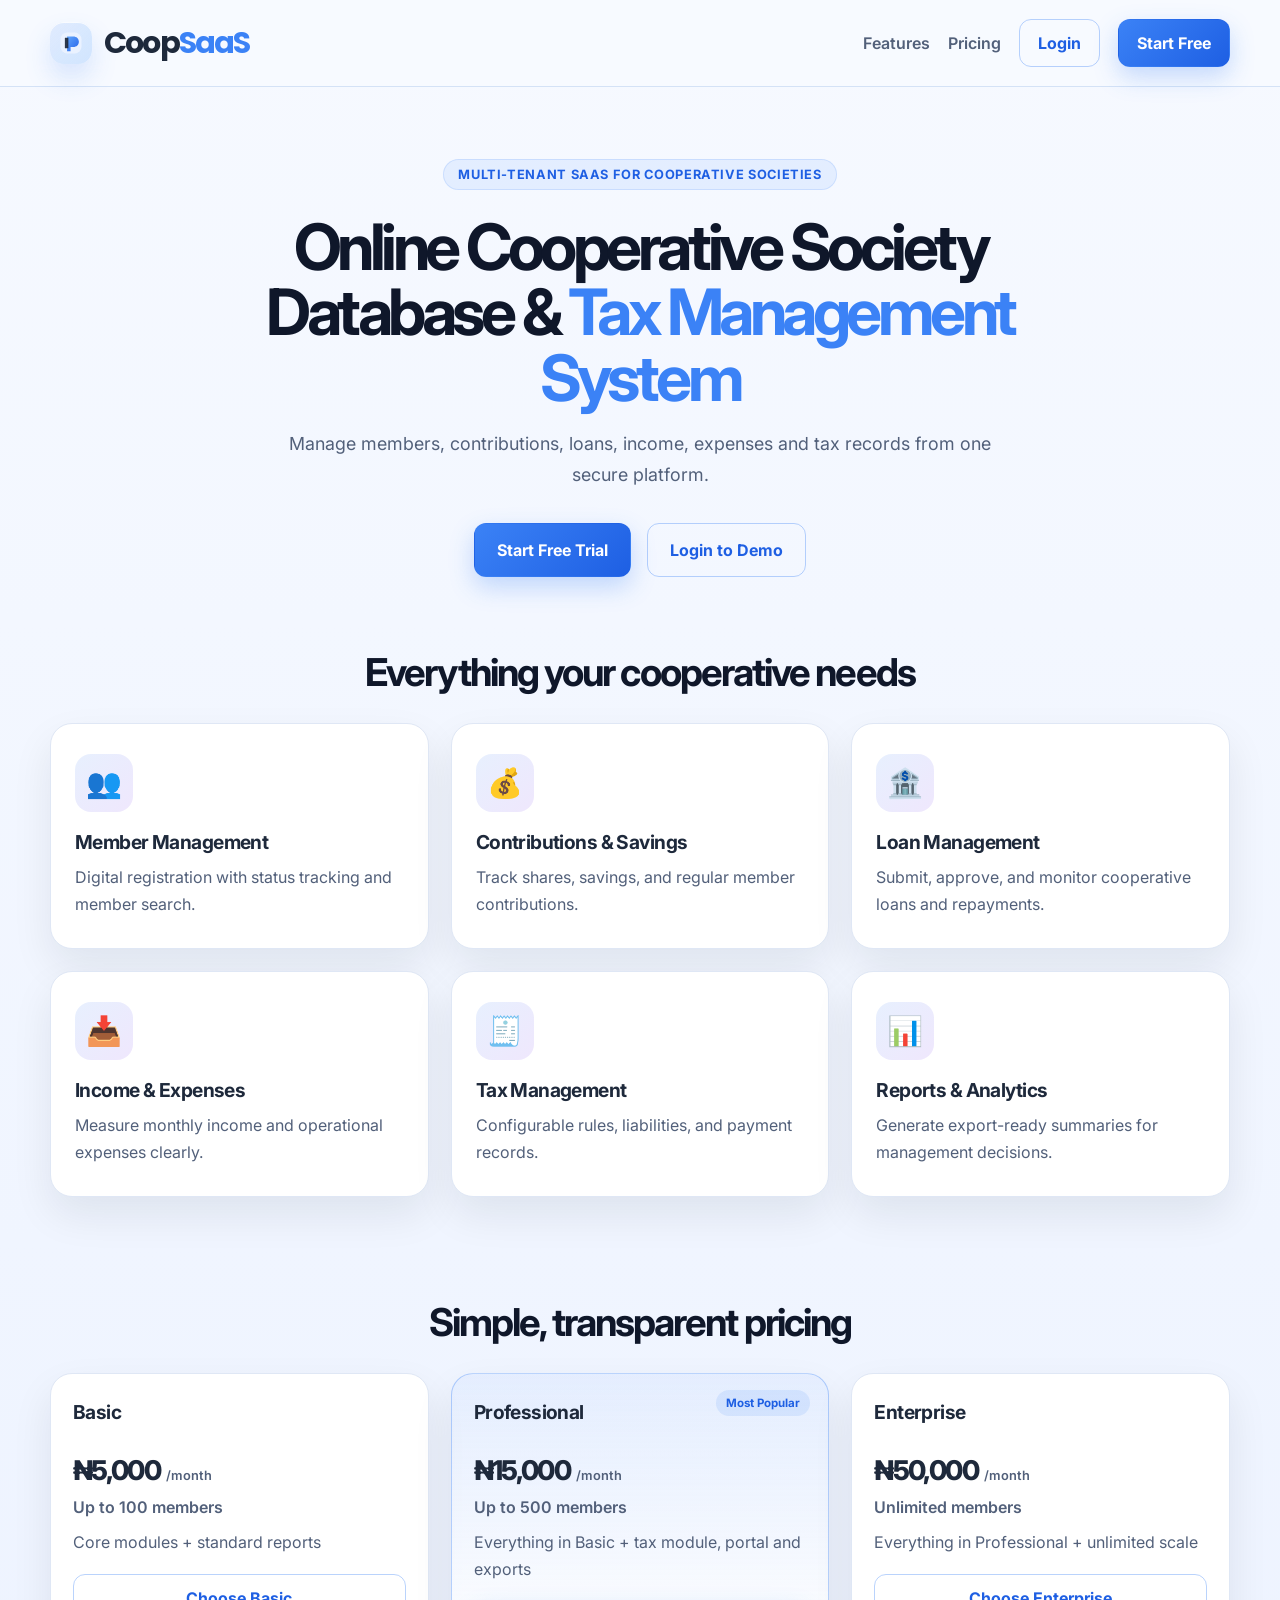
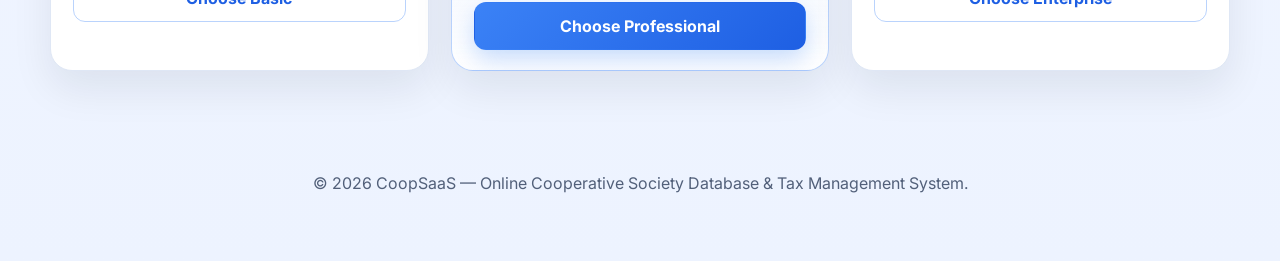
<file: index.html>
<!DOCTYPE html>
<html lang="en">
<head>
<meta charset="UTF-8" />
<meta name="viewport" content="width=device-width, initial-scale=1.0" />
<title>CoopSaaS — Online Cooperative Society Database & Tax Management System</title>
<link rel="preconnect" href="https://fonts.googleapis.com" />
<link rel="preconnect" href="https://fonts.gstatic.com" crossorigin />
<link href="https://fonts.googleapis.com/css2?family=Inter:wght@400;500;600;700;800&family=Poppins:wght@600;700&display=swap" rel="stylesheet" />
<link rel="stylesheet" href="style.css" />
</head>
<body>
<main id="app"></main>
<div id="modal-root"></div>
<div id="toast-root"></div>
<script src="script.js"></script>
</body>
</html>
</file>
<file: style.css>
:root {
  --bg: #eef4ff;
  --bg-strong: #e7ecff;
  --surface: #ffffff;
  --surface-soft: #f8faff;
  --panel: #ffffff;
  --panel-alt: #f3f6ff;
  --line: #dfe7f5;
  --line-strong: #cfd9f0;
  --text: #1e293b;
  --text-soft: #52607a;
  --muted: #7b879f;
  --primary: #3b82f6;
  --primary-dark: #1e5fe3;
  --primary-soft: rgba(59, 130, 246, 0.12);
  --success: #16a34a;
  --success-soft: rgba(22, 163, 74, 0.12);
  --danger: #dc2626;
  --danger-soft: rgba(220, 38, 38, 0.12);
  --warning: #f59e0b;
  --warning-soft: rgba(245, 158, 11, 0.12);
  --purple: #7c3aed;
  --purple-soft: rgba(124, 58, 237, 0.12);
  --sidebar: #0f172a;
  --sidebar-muted: #a9b5cc;
  --shadow: 0 18px 40px rgba(15, 23, 42, 0.08);
  --radius: 22px;
  --radius-sm: 12px;
  --radius-xs: 10px;
}

* {
  box-sizing: border-box;
}

html {
  scroll-behavior: smooth;
}

body {
  margin: 0;
  min-height: 100vh;
  font-family: 'Inter', sans-serif;
  background: linear-gradient(180deg, #f6f9ff 0%, #edf3ff 100%);
  color: var(--text);
}

a {
  color: inherit;
  text-decoration: none;
}

button,
input,
select,
textarea {
  font: inherit;
}

button {
  cursor: pointer;
}

img {
  max-width: 100%;
  display: block;
}

#app {
  width: 100%;
  min-height: 100vh;
}

.container {
  width: min(1180px, calc(100% - 32px));
  margin: 0 auto;
}

.brand-link {
  display: inline-flex;
  align-items: center;
  gap: 12px;
  font-family: 'Poppins', sans-serif;
  font-size: 1.9rem;
  font-weight: 700;
  letter-spacing: -0.06em;
  color: var(--text);
}

.brand-link .brand-text {
  display: inline-flex;
  align-items: center;
  gap: 0;
}

.brand-link .brand-text span {
  color: var(--primary);
}

.brand-mark {
  display: inline-flex;
  align-items: center;
  justify-content: center;
  width: 42px;
  height: 42px;
  border-radius: 14px;
  box-shadow: inset 0 1px 0 rgba(255,255,255,0.8), 0 14px 26px rgba(59,130,246,0.18);
  background: linear-gradient(135deg, rgba(59,130,246,0.12), rgba(191,219,254,0.7));
}

.brand-mark svg {
  width: 28px;
  height: 28px;
  display: block;
}

.brand-light {
  color: #fff;
}

.brand-light .brand-text span {
  color: #a5d5ff;
}

.brand-light .brand-mark {
  background: rgba(255,255,255,0.12);
  box-shadow: none;
}

.sidebar .brand-link {
  font-size: 1.6rem;
}

.auth-card .brand-link {
  margin-bottom: 6px;
}

.landing {
  min-height: 100vh;
}

.l-header {
  position: sticky;
  top: 0;
  z-index: 20;
  backdrop-filter: blur(14px);
  background: rgba(248, 250, 255, 0.78);
  border-bottom: 1px solid rgba(208, 223, 245, 0.9);
}

.l-nav {
  display: flex;
  align-items: center;
  justify-content: space-between;
  min-height: 86px;
}

.l-links {
  display: flex;
  align-items: center;
  gap: 18px;
  font-weight: 600;
  color: var(--text-soft);
}

.l-links a {
  transition: color 0.2s ease;
}

.l-links a:hover {
  color: var(--text);
}

.hero {
  padding: 72px 0 40px;
  text-align: center;
}

.hero .container {
  max-width: 920px;
}

.hero-badge {
  display: inline-flex;
  padding: 7px 14px;
  border-radius: 999px;
  background: rgba(59, 130, 246, 0.09);
  border: 1px solid rgba(59, 130, 246, 0.15);
  color: var(--primary-dark);
  font-size: 0.8rem;
  font-weight: 700;
  letter-spacing: 0.05em;
  text-transform: uppercase;
}

.hero h1 {
  margin: 24px auto 18px;
  max-width: 820px;
  font-size: clamp(2.8rem, 5vw, 5rem);
  line-height: 1.02;
  letter-spacing: -0.07em;
  color: #0f172a;
}

.hero .accent {
  color: var(--primary);
}

.lead {
  max-width: 760px;
  margin: 0 auto;
  font-size: 1.12rem;
  line-height: 1.75;
  color: var(--text-soft);
}

.hero-ctas {
  margin-top: 32px;
  display: flex;
  align-items: center;
  justify-content: center;
  gap: 16px;
  flex-wrap: wrap;
}

.sec-title {
  margin: 0 0 28px;
  font-size: clamp(2rem, 3vw, 3rem);
  letter-spacing: -0.05em;
  text-align: center;
  color: #0f172a;
}

#features,
#pricing {
  padding: 32px 0 70px;
}

.f-grid,
.p-grid {
  display: grid;
  gap: 22px;
}

.f-grid {
  grid-template-columns: repeat(3, minmax(0, 1fr));
}

.p-grid {
  grid-template-columns: repeat(3, minmax(0, 1fr));
}

.f-card,
.p-card,
.card {
  background: var(--panel);
  border: 1px solid var(--line);
  border-radius: var(--radius);
  box-shadow: var(--shadow);
}

.f-card {
  padding: 30px 24px;
  text-align: left;
}

.f-icon {
  display: grid;
  place-items: center;
  width: 58px;
  height: 58px;
  border-radius: 16px;
  background: linear-gradient(135deg, rgba(59,130,246,0.12), rgba(124,58,237,0.12));
  font-size: 1.8rem;
  margin-bottom: 18px;
}

.f-card h3,
.p-card h3,
.card h3 {
  margin: 0 0 10px;
  font-size: 1.2rem;
  letter-spacing: -0.03em;
  color: var(--text);
}

.f-card p,
.p-card .fine,
.muted,
.fine {
  margin: 0;
  color: var(--text-soft);
  line-height: 1.7;
}

.p-card {
  position: relative;
  padding: 26px 22px 20px;
  overflow: hidden;
  display: flex;
  flex-direction: column;
}

.p-card.featured,
.p-card.current {
  border-color: rgba(59, 130, 246, 0.35);
  background: linear-gradient(180deg, rgba(59,130,246,0.06), rgba(255,255,255,1));
}

.tag {
  position: absolute;
  top: 16px;
  right: 18px;
  display: inline-flex;
  padding: 6px 10px;
  border-radius: 999px;
  background: var(--primary-soft);
  color: var(--primary-dark);
  font-weight: 700;
  font-size: 0.72rem;
}

.price {
  display: flex;
  align-items: baseline;
  gap: 6px;
  margin: 20px 0 10px;
  font-size: clamp(1.7rem, 2vw, 2.6rem);
  font-weight: 800;
  letter-spacing: -0.06em;
  color: var(--text);
}

.price small {
  font-size: 0.8rem;
  color: var(--text-soft);
  letter-spacing: 0;
  font-weight: 600;
}

.p-card .sub {
  margin: 0 0 12px;
  color: var(--text-soft);
  font-weight: 600;
}

.p-card .fine {
  margin-bottom: 18px;
}

.l-footer {
  padding: 16px 0 52px;
  text-align: center;
  color: var(--text-soft);
}

.auth-wrap {
  min-height: 100vh;
  padding: 40px 16px;
  display: grid;
  place-items: center;
  background: radial-gradient(circle at top, rgba(59,130,246,0.12), rgba(255,255,255,0) 40%), linear-gradient(180deg, #f6f9ff 0%, #edf3ff 100%);
}

.auth-card {
  width: min(100%, 520px);
  padding: 32px 24px 26px;
  border-radius: 30px;
  background: rgba(255, 255, 255, 0.9);
  border: 1px solid rgba(223, 231, 245, 0.9);
  box-shadow: 0 30px 70px rgba(15, 23, 42, 0.08);
}

.auth-card h1 {
  margin: 18px 0 8px;
  font-size: clamp(2rem, 3vw, 2.5rem);
  letter-spacing: -0.05em;
  color: var(--text);
}

.auth-card .logo {
  font-size: 1.7rem;
}

.small {
  font-size: 0.92rem;
}

.center {
  text-align: center;
}

.form {
  display: flex;
  flex-direction: column;
  gap: 16px;
}

.form label {
  display: flex;
  flex-direction: column;
  gap: 8px;
  font-weight: 600;
  color: var(--text);
}

.grid2 {
  display: grid;
  grid-template-columns: repeat(2, minmax(0, 1fr));
  gap: 14px;
}

.grid3 {
  display: grid;
  grid-template-columns: repeat(3, minmax(0, 1fr));
  gap: 16px;
}

.grid4 {
  display: grid;
  grid-template-columns: repeat(4, minmax(0, 1fr));
  gap: 16px;
}

.input,
select,
textarea {
  width: 100%;
  border: 1px solid var(--line-strong);
  background: #fff;
  border-radius: 12px;
  min-height: 48px;
  padding: 12px 14px;
  color: var(--text);
  transition: border-color 0.2s ease, box-shadow 0.2s ease, transform 0.2s ease;
}

textarea.input {
  min-height: 96px;
  resize: vertical;
}

.input:focus,
select:focus,
textarea:focus {
  border-color: rgba(59, 130, 246, 0.7);
  outline: none;
  box-shadow: 0 0 0 4px rgba(59, 130, 246, 0.1);
}

.btn {
  display: inline-flex;
  align-items: center;
  justify-content: center;
  gap: 8px;
  border: 1px solid transparent;
  border-radius: 12px;
  min-height: 48px;
  padding: 0 18px;
  font-weight: 700;
  transition: transform 0.2s ease, filter 0.2s ease, box-shadow 0.2s ease;
}

.btn:hover {
  transform: translateY(-1px);
  filter: brightness(0.98);
}

.btn-primary {
  background: linear-gradient(135deg, var(--primary), var(--primary-dark));
  color: white;
  box-shadow: 0 10px 24px rgba(59, 130, 246, 0.28);
}

.btn-outline {
  background: transparent;
  border-color: rgba(59, 130, 246, 0.35);
  color: var(--primary-dark);
}

.btn-danger,
.btn-link.danger,
.btn-tiny.danger {
  color: var(--danger);
}

.btn-link {
  background: transparent;
  border: 0;
  padding: 0;
  font-weight: 700;
}

.btn-lg {
  min-height: 54px;
  padding: 0 22px;
}

.btn.small,
.btn-tiny {
  min-height: 34px;
  padding: 0 10px;
  font-size: 0.8rem;
}

.w-full {
  width: 100%;
}

.demo-box {
  margin-top: 18px;
  padding: 16px 14px;
  border-radius: 18px;
  background: var(--surface-soft);
  border: 1px solid var(--line);
}

.btns {
  margin-top: 10px;
  display: flex;
  flex-wrap: wrap;
  gap: 8px;
}

.shell {
  display: flex;
  min-height: 100vh;
  background: linear-gradient(180deg, #f7faff 0%, #eef3ff 100%);
}

.sidebar {
  width: 270px;
  background: linear-gradient(180deg, #0f172a 0%, #111827 100%);
  color: #edf2ff;
  padding: 22px 18px;
  display: flex;
  flex-direction: column;
  gap: 18px;
  position: sticky;
  top: 0;
  height: 100vh;
}

.sidebar .brand {
  padding: 8px 8px 16px;
  border-bottom: 1px solid rgba(148, 163, 184, 0.2);
}

.sidebar .logo {
  color: #fff;
  font-size: 1.7rem;
}

.sidebar nav {
  display: flex;
  flex-direction: column;
  gap: 8px;
}

.nav-link {
  display: flex;
  align-items: center;
  justify-content: flex-start;
  gap: 10px;
  border-radius: 12px;
  padding: 11px 12px;
  font-weight: 600;
  color: var(--sidebar-muted);
  transition: background 0.2s ease, color 0.2s ease;
}

.nav-link:hover,
.nav-link.active {
  background: rgba(148, 163, 184, 0.12);
  color: #fff;
}

.side-foot {
  margin-top: auto;
  display: flex;
  flex-direction: column;
  gap: 8px;
  padding-top: 22px;
  border-top: 1px solid rgba(148, 163, 184, 0.2);
}

.who {
  font-weight: 700;
  color: white;
}

.main {
  flex: 1;
  min-width: 0;
}

.topbar {
  position: sticky;
  top: 0;
  z-index: 12;
  display: flex;
  align-items: center;
  justify-content: space-between;
  gap: 14px;
  min-height: 76px;
  padding: 12px 22px 12px 20px;
  background: rgba(255, 255, 255, 0.8);
  backdrop-filter: blur(12px);
  border-bottom: 1px solid var(--line);
}

.topbar h2 {
  margin: 0;
  font-size: clamp(1.4rem, 2vw, 2rem);
  letter-spacing: -0.04em;
}

.top-right {
  display: flex;
  align-items: center;
  gap: 14px;
}

.bell {
  position: relative;
  display: inline-flex;
  align-items: center;
  justify-content: center;
  width: 42px;
  height: 42px;
  border-radius: 50%;
  background: var(--surface-soft);
  border: 1px solid var(--line);
  font-size: 1.1rem;
}

.count {
  position: absolute;
  top: -6px;
  right: -6px;
  display: inline-grid;
  place-items: center;
  min-width: 20px;
  height: 20px;
  padding: 0 5px;
  border-radius: 999px;
  background: var(--danger);
  color: #fff;
  font-size: 0.7rem;
  font-weight: 800;
}

.content {
  width: min(100%, 1440px);
  padding: 28px clamp(16px, 3vw, 34px) 42px;
}

.content > .cards,
.content > .card,
.content > .table-wrap,
.content > .notif,
.content > .empty {
  margin-bottom: 18px;
}

.content > .card:last-child,
.content > .cards:last-child,
.content > .table-wrap:last-child {
  margin-bottom: 0;
}

.content > .card h3,
.content > .card h4 {
  color: #172554;
}

.content > .toolbar {
  padding: 14px 16px;
  border: 1px solid var(--line);
  border-radius: 16px;
  background: rgba(255, 255, 255, 0.72);
}

.toolbar .input {
  flex: 1 1 190px;
  width: auto;
}

.toolbar .btn {
  flex: 0 0 auto;
}

.cards {
  display: grid;
  gap: 16px;
}

.stat-card {
  display: flex;
  flex-direction: column;
  gap: 8px;
  background: var(--panel);
  border: 1px solid var(--line);
  border-radius: 18px;
  padding: 18px 18px 16px;
  box-shadow: var(--shadow);
  min-width: 0;
}

.stat-label {
  font-size: 0.78rem;
  color: var(--text-soft);
  text-transform: uppercase;
  letter-spacing: 0.06em;
  font-weight: 700;
}

.stat-value {
  font-size: clamp(1.55rem, 2vw, 2.2rem);
  font-weight: 800;
  letter-spacing: -0.05em;
  color: var(--text);
}

.stat-sub {
  color: var(--text-soft);
  font-size: 0.85rem;
}

.toolbar {
  display: flex;
  align-items: center;
  justify-content: space-between;
  gap: 12px;
  flex-wrap: wrap;
  margin-bottom: 18px;
}

.table-wrap {
  width: 100%;
  overflow-x: auto;
  border: 1px solid var(--line);
  border-radius: 18px;
  background: var(--panel);
  box-shadow: var(--shadow);
}

.table-wrap + .card,
.card + .table-wrap {
  margin-top: 18px;
}

.table {
  width: 100%;
  border-collapse: collapse;
  min-width: 760px;
}

.table th,
.table td {
  padding: 12px 14px;
  border-bottom: 1px solid var(--line);
  text-align: left;
  vertical-align: middle;
}

.table th {
  background: #f7f9ff;
  color: var(--text-soft);
  font-size: 0.76rem;
  font-weight: 800;
  letter-spacing: 0.06em;
  text-transform: uppercase;
}

.table tbody tr:hover {
  background: rgba(59, 130, 246, 0.02);
}

.row-actions {
  display: flex;
  align-items: center;
  gap: 8px;
  flex-wrap: wrap;
}

.btn-tiny {
  border: 1px solid transparent;
  border-radius: 9px;
  min-height: 28px;
  padding: 0 10px;
  font-weight: 700;
  background: var(--panel-alt);
  color: var(--text);
}

.btn-tiny.danger {
  background: var(--danger-soft);
  border-color: rgba(220, 38, 38, 0.12);
}

.badge {
  display: inline-flex;
  align-items: center;
  padding: 5px 9px;
  border-radius: 999px;
  font-size: 0.72rem;
  font-weight: 700;
  text-transform: uppercase;
  letter-spacing: 0.04em;
}

.badge.green {
  background: var(--success-soft);
  color: var(--success);
}

.badge.blue {
  background: var(--primary-soft);
  color: var(--primary-dark);
}

.badge.red {
  background: var(--danger-soft);
  color: var(--danger);
}

.badge.amber {
  background: var(--warning-soft);
  color: #b45309;
}

.badge.gray {
  background: rgba(148, 163, 184, 0.14);
  color: #475569;
}

.empty {
  margin: 0;
  padding: 18px 12px;
  color: var(--text-soft);
  font-style: italic;
}

.card {
  padding: 18px 18px 16px;
}

.card > h3 {
  margin-bottom: 12px;
}

.mini-stat {
  display: flex;
  flex-direction: column;
  gap: 4px;
  padding: 14px;
  min-height: 90px;
  border-radius: 16px;
  background: var(--surface-soft);
  border: 1px solid var(--line);
}

.mini-stat b {
  font-size: 1.3rem;
  letter-spacing: -0.04em;
}

.mini-stat span {
  color: var(--text-soft);
  font-size: 0.8rem;
}

.chart {
  display: flex;
  align-items: end;
  justify-content: space-between;
  gap: 10px;
  width: 100%;
  min-height: 180px;
  padding-top: 10px;
}

.chart-col {
  display: flex;
  flex: 1;
  flex-direction: column;
  align-items: center;
  gap: 10px;
  min-width: 0;
}

.chart-single,
.chart-bars2 {
  display: flex;
  align-items: end;
  justify-content: center;
  width: 100%;
  height: 140px;
}

.chart-bar {
  display: block;
  width: 100%;
  max-width: 42px;
  min-height: 8px;
  border-radius: 12px 12px 0 0;
  box-shadow: inset 0 -10px 18px rgba(255, 255, 255, 0.12);
}

.chart-col span {
  color: var(--text-soft);
  font-size: 0.78rem;
}

.legend {
  display: flex;
  align-items: center;
  gap: 16px;
  flex-wrap: wrap;
  padding-top: 10px;
}

.lg {
  display: inline-flex;
  align-items: center;
  gap: 8px;
  color: var(--text-soft);
  font-size: 0.8rem;
}

.lg i {
  width: 12px;
  height: 12px;
  border-radius: 50%;
  display: inline-block;
}

.notif {
  padding: 14px 12px;
  border: 1px solid var(--line);
  border-radius: 14px;
  background: var(--surface-soft);
  margin-top: 12px;
}

.notif.read {
  opacity: 0.8;
}

.notif b {
  display: inline-block;
  margin-right: 8px;
}

.notif p {
  margin: 8px 0 0;
  line-height: 1.7;
  color: var(--text-soft);
}

.toast-root,
#toast-root {
  position: fixed;
  right: 20px;
  bottom: 20px;
  display: flex;
  flex-direction: column;
  gap: 10px;
  z-index: 80;
}

.toast {
  min-width: 220px;
  max-width: 310px;
  padding: 12px 14px;
  border-radius: 14px;
  border: 1px solid transparent;
  box-shadow: 0 18px 36px rgba(15, 23, 42, 0.12);
  font-weight: 700;
  color: white;
}

.toast.success {
  background: linear-gradient(135deg, #16a34a, #15803d);
}

.toast.error {
  background: linear-gradient(135deg, #dc2626, #b91c1c);
}

.toast.info {
  background: linear-gradient(135deg, #3b82f6, #1d4ed8);
}

.modal-backdrop {
  position: fixed;
  inset: 0;
  background: rgba(15, 23, 42, 0.56);
  display: grid;
  place-items: center;
  padding: 20px;
  z-index: 50;
}

.modal {
  position: relative;
  width: min(100%, 620px);
  max-height: 90vh;
  overflow: auto;
  background: #fff;
  border-radius: 24px;
  box-shadow: 0 30px 80px rgba(15, 23, 42, 0.22);
  padding: 22px 20px 18px;
  border: 1px solid rgba(223, 231, 245, 0.95);
}

.modal .fine {
  display: block;
  margin-top: -8px;
  font-size: 0.78rem;
}

.form .input + .fine {
  margin-top: -2px;
}

.modal-head {
  display: flex;
  align-items: center;
  justify-content: space-between;
  gap: 16px;
  margin-bottom: 18px;
}

.modal-head h3 {
  margin: 0;
  font-size: 1.5rem;
  letter-spacing: -0.04em;
}

.modal-x {
  width: 38px;
  height: 38px;
  border: 1px solid var(--line);
  border-radius: 50%;
  background: #fff;
  font-size: 1.3rem;
  color: var(--text-soft);
}

.burger {
  display: none;
  width: 42px;
  height: 42px;
  border: 1px solid var(--line);
  border-radius: 12px;
  background: var(--surface-soft);
  font-size: 1.2rem;
}

@media (max-width: 980px) {
  .grid4,
  .grid3,
  .f-grid,
  .p-grid {
    grid-template-columns: repeat(2, minmax(0, 1fr));
  }

  .sidebar {
    position: fixed;
    left: -290px;
    top: 0;
    z-index: 30;
    transition: left 0.25s ease;
    box-shadow: 0 20px 50px rgba(15, 23, 42, 0.28);
  }

  .sidebar.open {
    left: 0;
  }

  .burger {
    display: inline-flex;
    align-items: center;
    justify-content: center;
  }
}

@media (max-width: 640px) {
  .container,
  .content {
    width: min(100%, calc(100% - 20px));
  }

  .hero {
    padding-top: 48px;
  }

  .hero-ctas,
  .l-links,
  .grid2,
  .grid3,
  .grid4,
  .f-grid,
  .p-grid {
    grid-template-columns: 1fr;
    flex-direction: column;
    display: grid;
  }

  .l-nav {
    min-height: 72px;
  }

  .l-links {
    gap: 10px;
  }

  .auth-card {
    padding: 24px 18px 20px;
    border-radius: 22px;
  }

  .topbar {
    padding: 10px 12px;
  }

  .topbar h2 {
    font-size: 1.2rem;
  }

  .top-right .who {
    display: none;
  }

  .content {
    padding: 16px 10px 28px;
  }

  .content > .toolbar {
    align-items: stretch;
    padding: 12px;
  }

  .content > .toolbar .input,
  .content > .toolbar .btn {
    width: 100%;
  }

  .table-wrap {
    border-radius: 14px;
  }

  .modal-backdrop {
    padding: 10px;
  }

  .modal {
    max-height: 94vh;
    padding: 18px 14px 16px;
    border-radius: 18px;
  }

  .sidebar {
    width: min(84vw, 270px);
  }
}

@media print {
  .no-print,
  .sidebar,
  .topbar,
  .btn,
  .modal-backdrop,
  .toast-root,
  .burger,
  .bell {
    display: none !important;
  }

  .main {
    display: block;
    width: 100%;
  }

  .content {
    padding: 0;
  }
}
</file>
